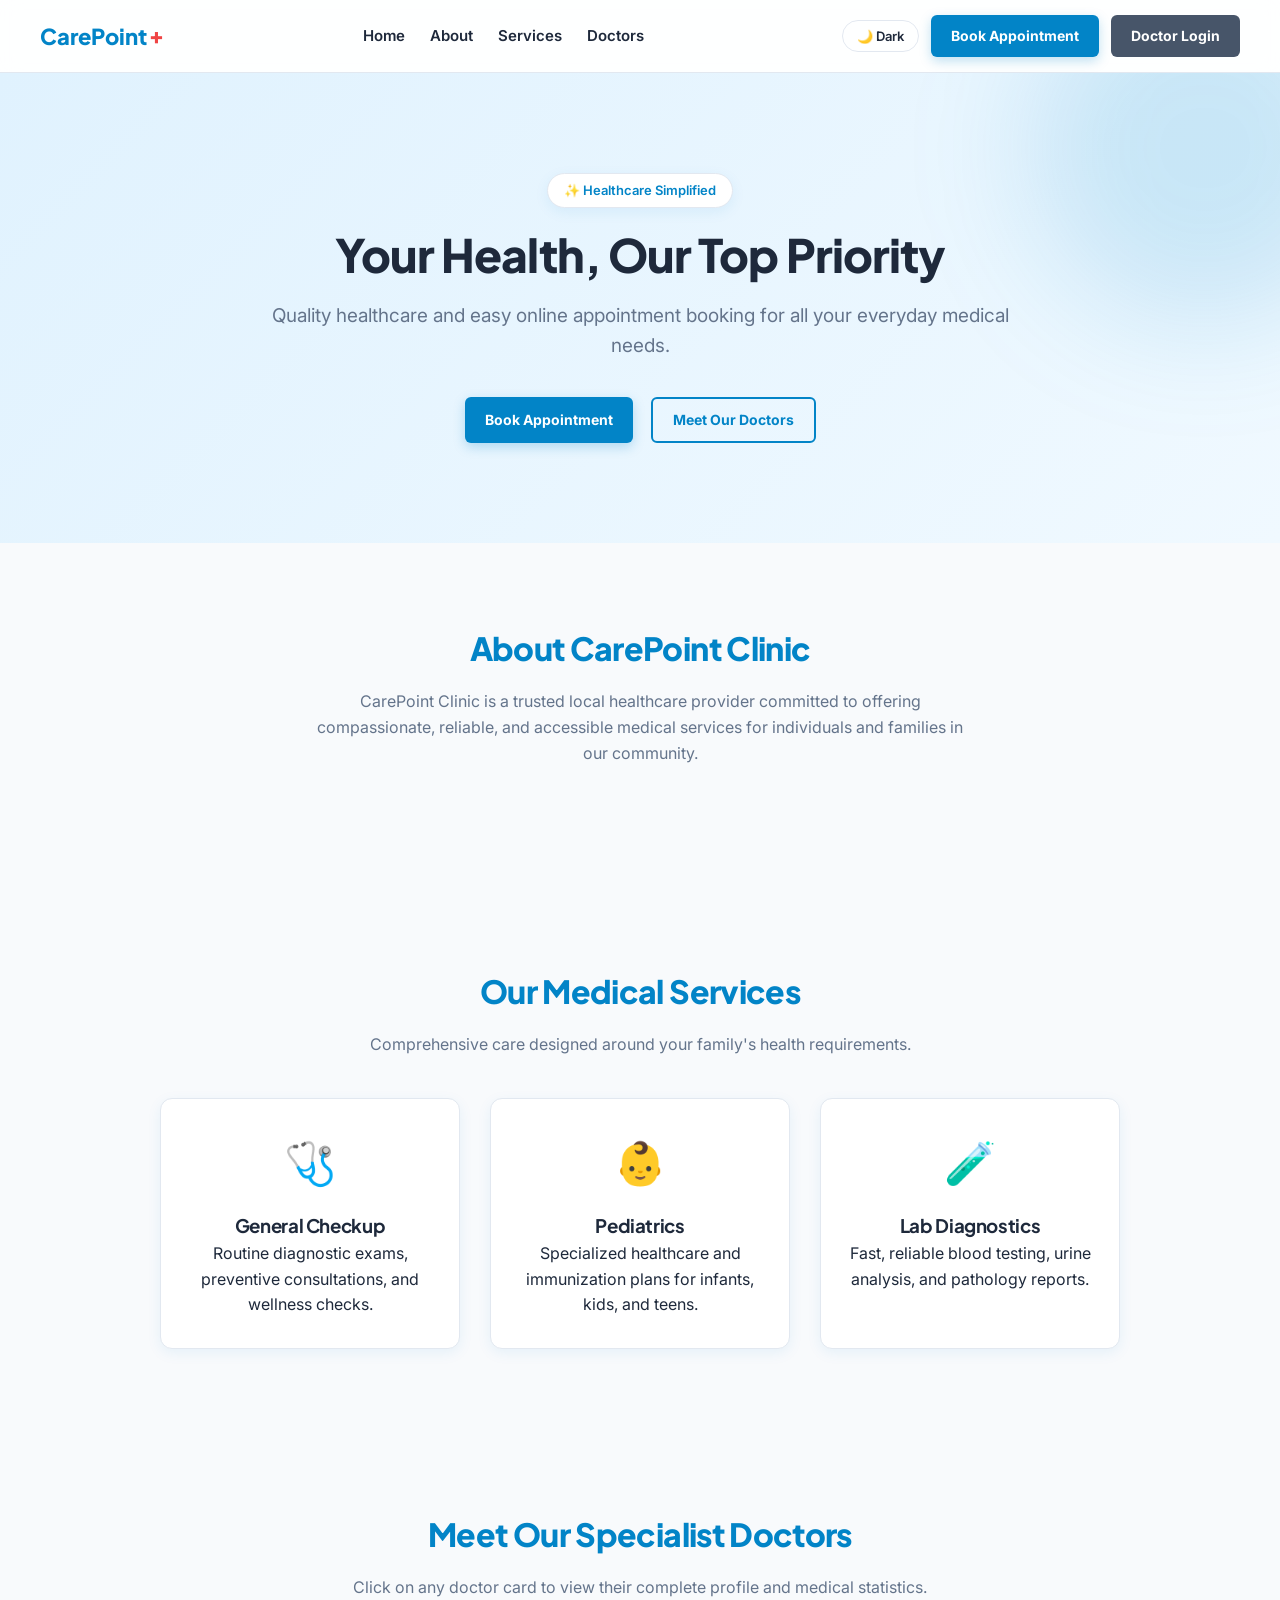
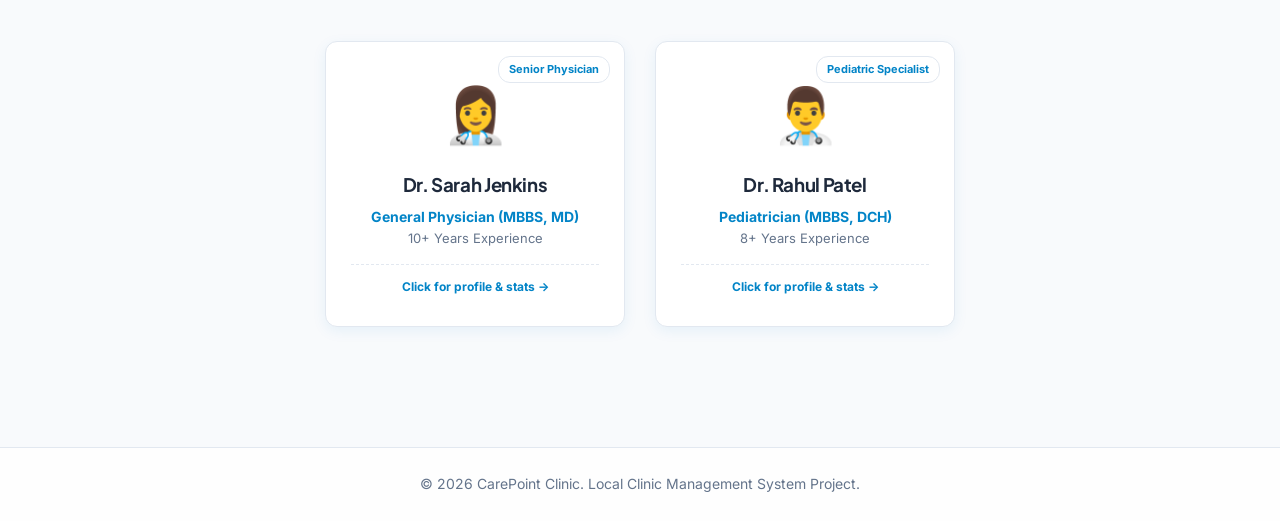
<file: index.html>
<!DOCTYPE html>
<html lang="en">
<head>
    <meta charset="UTF-8">
    <meta name="viewport" content="width=device-width, initial-scale=1.0">
    <title>CarePoint Clinic - Local Clinic Management System</title>
    <link rel="stylesheet" href="css/style.css">
</head>
<body>

    <!-- NAVIGATION HEADER -->
    <header>
        <div class="logo">CarePoint <span class="plus">+</span></div>
        <nav>
            <ul class="nav-links">
                <li><a href="#home">Home</a></li>
                <li><a href="#about">About</a></li>
                <li><a href="#services">Services</a></li>
                <li><a href="#doctors">Doctors</a></li>
            </ul>
        </nav>
        <div class="nav-buttons">
            <button id="themeToggle" class="theme-toggle-btn" title="Toggle Theme">🌙 Dark</button>
            <a href="registration.html" class="btn-primary">Book Appointment</a>
            <a href="doctor.html" class="btn-secondary">Doctor Login</a>
        </div>
    </header>

    <!-- HERO SECTION -->
    <section id="home" class="hero">
        <div class="hero-content">
            <span class="hero-badge">✨ Healthcare Simplified</span>
            <h1>Your Health, Our Top Priority</h1>
            <p>Quality healthcare and easy online appointment booking for all your everyday medical needs.</p>
            <div class="hero-actions">
                <a href="registration.html" class="btn-primary">Book Appointment</a>
                <a href="#doctors" class="btn-outline">Meet Our Doctors</a>
            </div>
        </div>
    </section>

    <!-- ABOUT SECTION -->
    <section id="about" class="about animate-on-scroll">
        <h2>About CarePoint Clinic</h2>
        <p class="section-desc">CarePoint Clinic is a trusted local healthcare provider committed to offering compassionate, reliable, and accessible medical services for individuals and families in our community.</p>
    </section>

    <!-- SERVICES SECTION -->
    <section id="services" class="services animate-on-scroll">
        <h2>Our Medical Services</h2>
        <p class="sub-text">Comprehensive care designed around your family's health requirements.</p>
        <div class="service-cards">
            <div class="card service-card">
                <div class="card-icon">🩺</div>
                <h3>General Checkup</h3>
                <p>Routine diagnostic exams, preventive consultations, and wellness checks.</p>
            </div>
            <div class="card service-card">
                <div class="card-icon">👶</div>
                <h3>Pediatrics</h3>
                <p>Specialized healthcare and immunization plans for infants, kids, and teens.</p>
            </div>
            <div class="card service-card">
                <div class="card-icon">🧪</div>
                <h3>Lab Diagnostics</h3>
                <p>Fast, reliable blood testing, urine analysis, and pathology reports.</p>
            </div>
        </div>
    </section>

    <!-- DOCTORS SECTION -->
    <section id="doctors" class="doctors animate-on-scroll">
        <h2>Meet Our Specialist Doctors</h2>
        <p class="sub-text">Click on any doctor card to view their complete profile and medical statistics.</p>
        
        <div class="doctor-cards">
            
            <div class="card doctor-card" onclick="openDoctorModal('sarah')">
                <div class="doc-badge">Senior Physician</div>
                <div class="doc-avatar">👩‍⚕️</div>
                <h3>Dr. Sarah Jenkins</h3>
                <p class="specialty">General Physician (MBBS, MD)</p>
                <p class="exp">10+ Years Experience</p>
                <div class="click-hint">Click for profile & stats &rarr;</div>
            </div>

            <div class="card doctor-card" onclick="openDoctorModal('rahul')">
                <div class="doc-badge">Pediatric Specialist</div>
                <div class="doc-avatar">👨‍⚕️</div>
                <h3>Dr. Rahul Patel</h3>
                <p class="specialty">Pediatrician (MBBS, DCH)</p>
                <p class="exp">8+ Years Experience</p>
                <div class="click-hint">Click for profile & stats &rarr;</div>
            </div>

        </div>
    </section>

    <!-- DOCTOR PROFILE MODAL -->
    <div id="doctorModal" class="modal-overlay" style="display: none;">
        <div class="modal-card">
            <span class="modal-close" onclick="closeDoctorModal()">&times;</span>
            <div id="modalDoctorContent">
                <!-- Content inserted via JS -->
            </div>
        </div>
    </div>

    <!-- FOOTER -->
    <footer>
        <p>&copy; 2026 CarePoint Clinic. Local Clinic Management System Project.</p>
    </footer>

    <script src="js/index.js"></script>
</body>
</html>
</file>
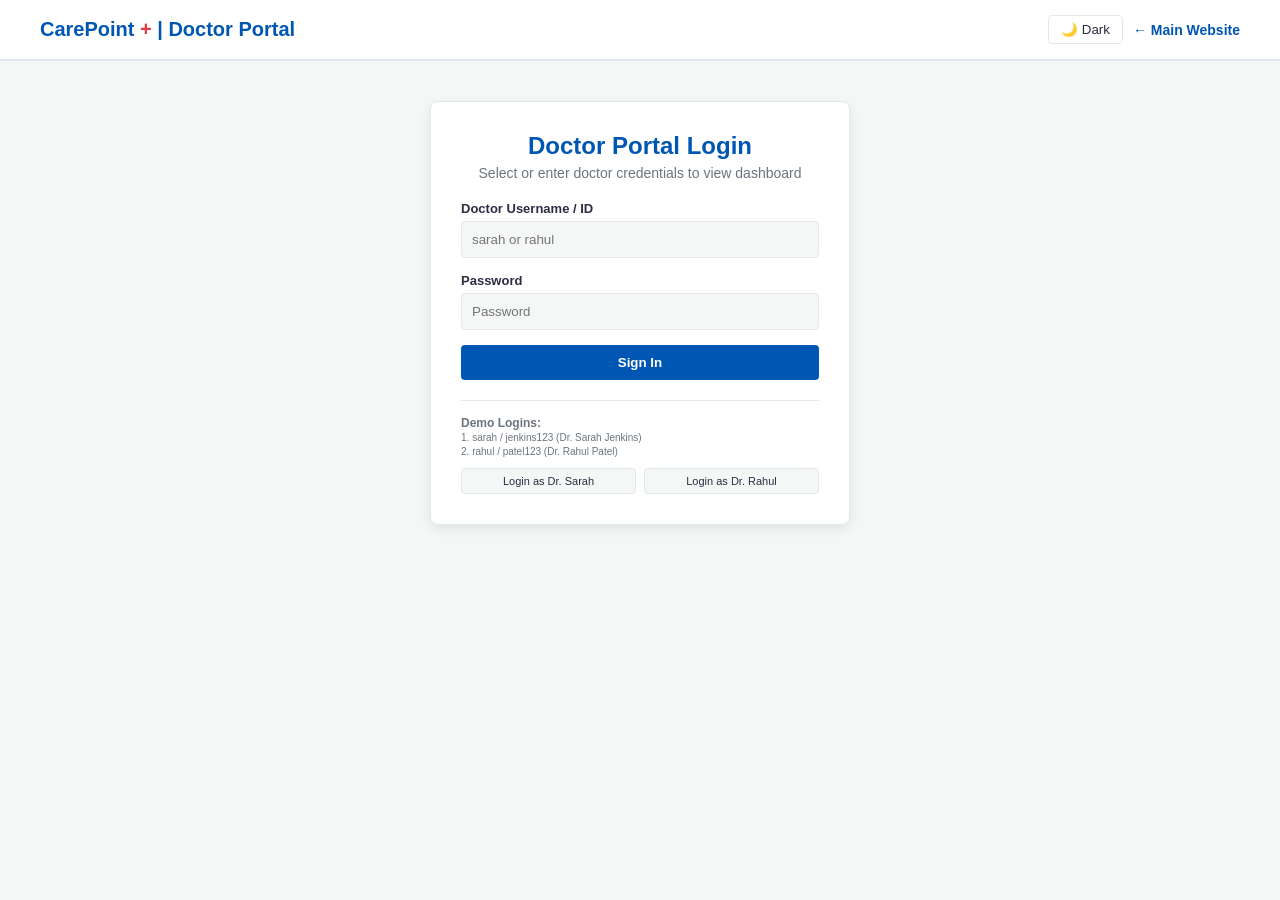
<file: doctor.html>
<!DOCTYPE html>
<html lang="en">
<head>
    <meta charset="UTF-8">
    <meta name="viewport" content="width=device-width, initial-scale=1.0">
    <title>Doctor Dashboard - CarePoint</title>
    <link rel="stylesheet" href="css/doctor.css">
</head>
<body>

    <header class="dash-header">
        <div class="logo">CarePoint <span class="plus">+</span> | Doctor Portal</div>
        <div style="display: flex; gap: 10px; align-items: center;">
            <button id="themeToggle" class="theme-toggle-btn">🌙 Dark</button>
            <a href="index.html" class="nav-link">&larr; Main Website</a>
            <button id="logoutBtn" class="logout-btn" style="display: none;" onclick="logoutDoctor()">Log Out</button>
        </div>
    </header>

    <div class="container">

        <!-- LOGIN SECTION -->
        <section id="loginSection" class="auth-card">
            <h2>Doctor Portal Login</h2>
            <p class="subtitle">Select or enter doctor credentials to view dashboard</p>

            <div id="loginError" class="alert-error" style="display: none;">
                Invalid Doctor Username or Password!
            </div>

            <form id="loginForm">
                <div class="form-group">
                    <label for="username">Doctor Username / ID</label>
                    <input type="text" id="username" placeholder="sarah or rahul" required>
                </div>
                
                <div class="form-group">
                    <label for="password">Password</label>
                    <input type="password" id="password" placeholder="Password" required>
                </div>

                <button type="submit" class="btn-primary-block">Sign In</button>
            </form>

            <div class="demo-credentials">
                <p><strong>Demo Logins:</strong></p>
                <small>1. <code>sarah</code> / <code>jenkins123</code> (Dr. Sarah Jenkins)</small><br>
                <small>2. <code>rahul</code> / <code>patel123</code> (Dr. Rahul Patel)</small>
                <div style="display: flex; gap: 8px; margin-top: 10px;">
                    <button class="btn-demo" onclick="quickLogin('sarah', 'jenkins123')">Login as Dr. Sarah</button>
                    <button class="btn-demo" onclick="quickLogin('rahul', 'patel123')">Login as Dr. Rahul</button>
                </div>
            </div>
        </section>

        <!-- DASHBOARD SECTION -->
        <section id="dashboardSection" style="display: none;">
            
            <div class="welcome-bar">
                <div>
                    <h2 id="doctorTitle">Doctor Dashboard</h2>
                    <p id="welcomeText" class="subtitle">Managing patient schedule</p>
                </div>
                <button class="btn-secondary" onclick="seedSampleData()">+ Load Demo Appointments</button>
            </div>

            <!-- METRIC CARDS -->
            <div class="stats-grid">
                <div class="stat-card">
                    <span class="stat-num" id="statTotal">0</span>
                    <span class="stat-label">Assigned Bookings</span>
                </div>
                <div class="stat-card warning">
                    <span class="stat-num" id="statPending">0</span>
                    <span class="stat-label">Pending</span>
                </div>
                <div class="stat-card success">
                    <span class="stat-num" id="statCompleted">0</span>
                    <span class="stat-label">Completed</span>
                </div>
                <div class="stat-card danger">
                    <span class="stat-num" id="statCancelled">0</span>
                    <span class="stat-label">Cancelled</span>
                </div>
            </div>

            <!-- CONTROLS -->
            <div class="table-controls">
                <input type="text" id="searchInput" placeholder="Search by patient name or phone..." onkeyup="filterAppointments()">
                <div>
                    <label for="statusFilter">Status Filter: </label>
                    <select id="statusFilter" onchange="filterAppointments()">
                        <option value="ALL">All Statuses</option>
                        <option value="Pending">Pending</option>
                        <option value="Completed">Completed</option>
                        <option value="Cancelled">Cancelled</option>
                    </select>
                </div>
            </div>

            <!-- TABLE -->
            <div class="table-wrapper">
                <table>
                    <thead>
                        <tr>
                            <th>Patient Name</th>
                            <th>Age</th>
                            <th>Phone</th>
                            <th>Assigned Doctor</th>
                            <th>Date & Time</th>
                            <th>Status</th>
                            <th>Clinical Notes</th>
                            <th>Actions</th>
                        </tr>
                    </thead>
                    <tbody id="tableBody"></tbody>
                </table>
            </div>
        </section>

    </div>

    <!-- NOTES MODAL -->
    <div id="notesModal" class="modal-overlay" style="display: none;">
        <div class="modal-card">
            <span class="modal-close" onclick="closeModal()">&times;</span>
            <h3 style="color: var(--primary-color);">Clinical Observations / Prescription</h3>
            <p id="modalPatientInfo" style="font-size: 13px; color: var(--text-muted); margin-bottom: 15px;">Patient: -</p>
            <textarea id="notesInput" rows="5" placeholder="Write medical diagnosis or notes..." style="width: 100%; padding: 10px; border-radius: 4px; border: 1px solid var(--border-color); background: var(--bg-color); color: var(--text-color); margin-bottom: 15px;"></textarea>
            <div style="text-align: right; gap: 10px; display: flex; justify-content: flex-end;">
                <button class="btn-secondary" onclick="closeModal()">Cancel</button>
                <button class="btn-primary" onclick="saveNotes()">Save Notes</button>
            </div>
        </div>
    </div>

    <script src="js/doctor.js"></script>
</body>
</html>
</file>
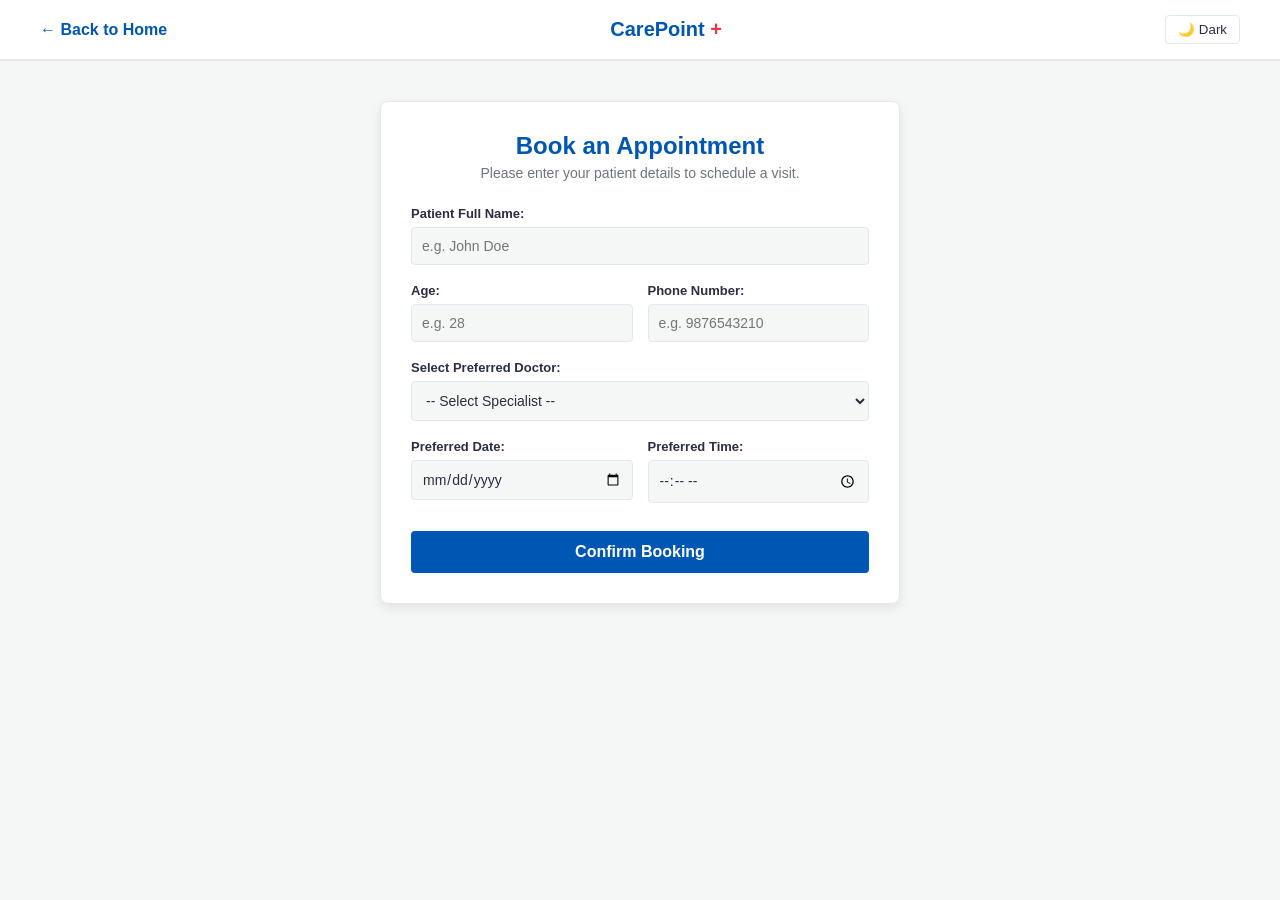
<file: registration.html>
<!DOCTYPE html>
<html lang="en">
<head>
    <meta charset="UTF-8">
    <meta name="viewport" content="width=device-width, initial-scale=1.0">
    <title>Book Appointment - CarePoint</title>
    <link rel="stylesheet" href="css/registration.css">
</head>
<body>
    
    <header class="nav-bar">
        <a href="index.html" class="back-link">&larr; Back to Home</a>
        <div class="logo">CarePoint <span class="plus">+</span></div>
        <button id="themeToggle" class="theme-toggle-btn">🌙 Dark</button>
    </header>

    <div class="form-container">
        <h2>Book an Appointment</h2>
        <p class="subtitle">Please enter your patient details to schedule a visit.</p>

        <form id="appointmentForm">
            <div class="form-group">
                <label for="patientName">Patient Full Name:</label>
                <input type="text" id="patientName" placeholder="e.g. John Doe" required>
            </div>

            <div class="form-group row">
                <div>
                    <label for="patientAge">Age:</label>
                    <input type="number" id="patientAge" placeholder="e.g. 28" required>
                </div>
                <div>
                    <label for="patientPhone">Phone Number:</label>
                    <input type="tel" id="patientPhone" placeholder="e.g. 9876543210" required>
                </div>
            </div>

            <div class="form-group">
                <label for="doctorName">Select Preferred Doctor:</label>
                <select id="doctorName" required>
                    <option value="">-- Select Specialist --</option>
                    <option value="Dr. Sarah Jenkins">Dr. Sarah Jenkins (General Physician)</option>
                    <option value="Dr. Rahul Patel">Dr. Rahul Patel (Pediatrician)</option>
                </select>
            </div>

            <div class="form-group row">
                <div>
                    <label for="appointmentDate">Preferred Date:</label>
                    <input type="date" id="appointmentDate" required>
                </div>
                <div>
                    <label for="appointmentTime">Preferred Time:</label>
                    <input type="time" id="appointmentTime" required>
                </div>
            </div>

            <button type="submit" class="submit-btn">Confirm Booking</button>
        </form>
    </div>

    <script src="js/registration.js"></script>
</body>
</html>
</file>
<file: css/style.css>
/* =========================================================
   1. GOOGLE FONTS IMPORT
   ========================================================= */
@import url('https://fonts.googleapis.com/css2?family=Inter:wght@400;500;600;700&family=Plus+Jakarta+Sans:wght@600;700;800&display=swap');

/* =========================================================
   2. LIGHT & DARK THEME VARIABLES
   ========================================================= */
:root {
    --bg-color: #f8fafc;
    --card-bg: #ffffff;
    --text-color: #1e293b;
    --text-muted: #64748b;
    --primary-color: #0284c7;
    --primary-hover: #0369a1;
    --secondary-btn: #475569;
    --header-bg: rgba(255, 255, 255, 0.85);
    --border-color: #e2e8f0;
    --hero-bg: linear-gradient(135deg, #e0f2fe 0%, #f0f9ff 100%);
    --shadow: 0 4px 14px rgba(2, 132, 199, 0.08);
    --hover-shadow: 0 12px 28px rgba(2, 132, 199, 0.18);
    --accent-glow: rgba(2, 132, 199, 0.15);
    --font-heading: 'Plus Jakarta Sans', sans-serif;
    --font-body: 'Inter', sans-serif;
}

[data-theme="dark"] {
    --bg-color: #0f172a;
    --card-bg: #1e293b;
    --text-color: #f1f5f9;
    --text-muted: #94a3b8;
    --primary-color: #38bdf8;
    --primary-hover: #0284c7;
    --secondary-btn: #334155;
    --header-bg: rgba(15, 23, 42, 0.85);
    --border-color: #334155;
    --hero-bg: linear-gradient(135deg, #1e293b 0%, #0f172a 100%);
    --shadow: 0 4px 14px rgba(0, 0, 0, 0.4);
    --hover-shadow: 0 12px 28px rgba(56, 189, 248, 0.25);
    --accent-glow: rgba(56, 189, 248, 0.15);
}

/* =========================================================
   3. GLOBAL RESET & SMOOTH SCROLLING
   ========================================================= */
html {
    scroll-behavior: smooth; /* Enables smooth scroll animation when clicking nav buttons */
    scroll-padding-top: 80px; /* Offset for sticky header so title isn't hidden */
}

* {
    margin: 0;
    padding: 0;
    box-sizing: border-box;
    font-family: var(--font-body);
    transition: background-color 0.3s ease, color 0.3s ease, border-color 0.3s ease, transform 0.3s ease, box-shadow 0.3s ease;
}

body {
    background-color: var(--bg-color);
    color: var(--text-color);
    line-height: 1.6;
    overflow-x: hidden;
}

h1, h2, h3, h4 {
    font-family: var(--font-heading);
    letter-spacing: -0.02em;
}

/* =========================================================
   4. NAVIGATION HEADER
   ========================================================= */
header {
    background-color: var(--header-bg);
    backdrop-filter: blur(10px); /* Glassmorphism effect */
    padding: 15px 40px;
    display: flex;
    justify-content: space-between;
    align-items: center;
    border-bottom: 1px solid var(--border-color);
    position: sticky;
    top: 0;
    z-index: 100;
}

.logo {
    font-family: var(--font-heading);
    font-size: 22px;
    font-weight: 800;
    color: var(--primary-color);
    display: flex;
    align-items: center;
    gap: 2px;
}

.logo .plus {
    color: #ef4444;
    display: inline-block;
    animation: pulseGlow 2s infinite ease-in-out;
}

@keyframes pulseGlow {
    0%, 100% { transform: scale(1); opacity: 1; }
    50% { transform: scale(1.25); opacity: 0.8; }
}

.nav-links {
    list-style: none;
    display: flex;
    gap: 25px;
}

.nav-links a {
    text-decoration: none;
    color: var(--text-color);
    font-weight: 600;
    font-size: 15px;
    position: relative;
    padding: 4px 0;
}

/* Animated Underline Effect on Hover */
.nav-links a::after {
    content: '';
    position: absolute;
    bottom: 0;
    left: 0;
    width: 0%;
    height: 2px;
    background-color: var(--primary-color);
    transition: width 0.3s ease;
    border-radius: 2px;
}

.nav-links a:hover::after {
    width: 100%;
}

.nav-links a:hover {
    color: var(--primary-color);
}

.nav-buttons {
    display: flex;
    align-items: center;
    gap: 12px;
}

.theme-toggle-btn {
    background: transparent;
    border: 1px solid var(--border-color);
    color: var(--text-color);
    padding: 7px 14px;
    border-radius: 20px;
    cursor: pointer;
    font-weight: 600;
    font-size: 13px;
}

.theme-toggle-btn:hover {
    background-color: var(--accent-glow);
    border-color: var(--primary-color);
}

/* BUTTONS */
.btn-primary, .btn-secondary, .btn-outline {
    text-decoration: none;
    padding: 10px 20px;
    border-radius: 6px;
    font-size: 14px;
    font-weight: 700;
    display: inline-flex;
    align-items: center;
    justify-content: center;
    gap: 8px;
    cursor: pointer;
}

.btn-primary {
    background-color: var(--primary-color);
    color: #ffffff;
    border: none;
    box-shadow: 0 4px 12px rgba(2, 132, 199, 0.25);
}

.btn-primary:hover {
    background-color: var(--primary-hover);
    transform: translateY(-2px);
    box-shadow: 0 6px 16px rgba(2, 132, 199, 0.35);
}

.btn-secondary {
    background-color: var(--secondary-btn);
    color: #ffffff;
    border: none;
}

.btn-secondary:hover {
    transform: translateY(-2px);
    opacity: 0.9;
}

.btn-outline {
    background-color: transparent;
    color: var(--primary-color);
    border: 2px solid var(--primary-color);
}

.btn-outline:hover {
    background-color: var(--accent-glow);
    transform: translateY(-2px);
}

/* =========================================================
   5. SECTIONS & ANIMATION ENHANCEMENTS
   ========================================================= */
section {
    padding: 80px 40px;
    text-align: center;
    position: relative;
}

section h2 {
    color: var(--primary-color);
    margin-bottom: 15px;
    font-size: 32px;
    font-weight: 800;
}

.section-desc, .sub-text {
    max-width: 650px;
    margin: 0 auto 40px auto;
    color: var(--text-muted);
    font-size: 16px;
}

/* FADE-IN SCROLL ANIMATION CLASS */
.animate-on-scroll {
    opacity: 0;
    transform: translateY(30px);
    transition: opacity 0.8s cubic-bezier(0.16, 1, 0.3, 1), transform 0.8s cubic-bezier(0.16, 1, 0.3, 1);
}

.animate-on-scroll.visible {
    opacity: 1;
    transform: translateY(0);
}

/* HERO SECTION WITH DECORATIVE GRAPHICS */
.hero {
    background: var(--hero-bg);
    padding: 100px 40px;
    position: relative;
    overflow: hidden;
}

/* Decorative Background Graphic Circle */
.hero::before {
    content: '';
    position: absolute;
    top: -100px;
    right: -100px;
    width: 350px;
    height: 350px;
    background: var(--accent-glow);
    border-radius: 50%;
    filter: blur(60px);
    pointer-events: none;
}

.hero-content {
    max-width: 750px;
    margin: 0 auto;
    position: relative;
    z-index: 2;
}

.hero-badge {
    display: inline-block;
    padding: 6px 16px;
    background-color: var(--card-bg);
    border: 1px solid var(--border-color);
    border-radius: 20px;
    font-size: 13px;
    font-weight: 600;
    color: var(--primary-color);
    margin-bottom: 20px;
    box-shadow: var(--shadow);
}

.hero h1 {
    font-size: 46px;
    font-weight: 800;
    margin-bottom: 20px;
    line-height: 1.15;
}

.hero p {
    font-size: 19px;
    color: var(--text-muted);
    margin-bottom: 35px;
}

.hero-actions {
    display: flex;
    justify-content: center;
    gap: 18px;
}

/* =========================================================
   6. CARDS & GRAPHICAL HOVER EFFECTS
   ========================================================= */
.service-cards, .doctor-cards {
    display: flex;
    justify-content: center;
    gap: 30px;
    flex-wrap: wrap;
}

.card {
    background: var(--card-bg);
    border: 1px solid var(--border-color);
    padding: 30px 25px;
    border-radius: 12px;
    width: 300px;
    box-shadow: var(--shadow);
    text-align: center;
    position: relative;
    overflow: hidden;
}

.service-card {
    transition: transform 0.3s ease, box-shadow 0.3s ease, border-color 0.3s ease;
}

.service-card:hover {
    transform: translateY(-8px);
    box-shadow: var(--hover-shadow);
    border-color: var(--primary-color);
}

.card-icon {
    font-size: 42px;
    margin-bottom: 15px;
    display: inline-block;
    transition: transform 0.3s ease;
}

.service-card:hover .card-icon {
    transform: scale(1.15) rotate(5deg);
}

/* DOCTOR CARDS WITH ANIMATED HOVER & GRAPHICS */
.doctor-card {
    cursor: pointer;
    position: relative;
    transition: transform 0.35s cubic-bezier(0.16, 1, 0.3, 1), box-shadow 0.35s cubic-bezier(0.16, 1, 0.3, 1), border-color 0.35s ease;
}

.doctor-card::before {
    content: '';
    position: absolute;
    top: 0; left: 0; width: 100%; height: 4px;
    background: var(--primary-color);
    opacity: 0;
    transition: opacity 0.3s ease;
}

.doctor-card:hover {
    transform: translateY(-10px);
    box-shadow: var(--hover-shadow);
    border-color: var(--primary-color);
}

.doctor-card:hover::before {
    opacity: 1;
}

.doc-avatar {
    font-size: 54px;
    margin-bottom: 12px;
    display: inline-block;
    transition: transform 0.3s ease;
}

.doctor-card:hover .doc-avatar {
    transform: scale(1.1);
}

.doc-badge {
    position: absolute;
    top: 14px;
    right: 14px;
    background-color: var(--hero-bg);
    color: var(--primary-color);
    font-size: 11px;
    font-weight: 700;
    padding: 4px 10px;
    border-radius: 12px;
    border: 1px solid var(--border-color);
}

.specialty {
    color: var(--primary-color);
    font-weight: 700;
    font-size: 14px;
    margin-top: 6px;
}

.exp {
    color: var(--text-muted);
    font-size: 13px;
    margin-bottom: 15px;
}

.click-hint {
    font-size: 12px;
    color: var(--primary-color);
    font-weight: 700;
    margin-top: 12px;
    padding-top: 12px;
    border-top: 1px dashed var(--border-color);
    display: flex;
    align-items: center;
    justify-content: center;
    gap: 4px;
    transition: gap 0.3s ease;
}

.doctor-card:hover .click-hint {
    gap: 8px;
}

/* =========================================================
   7. MODAL OVERLAY & CONTENT
   ========================================================= */
.modal-overlay {
    position: fixed;
    top: 0; left: 0;
    width: 100%; height: 100%;
    background-color: rgba(15, 23, 42, 0.7);
    backdrop-filter: blur(6px);
    display: flex;
    justify-content: center;
    align-items: center;
    z-index: 200;
    animation: fadeIn 0.3s ease;
}

@keyframes fadeIn {
    from { opacity: 0; }
    to { opacity: 1; }
}

.modal-card {
    background: var(--card-bg);
    border: 1px solid var(--border-color);
    width: 90%;
    max-width: 520px;
    padding: 35px;
    border-radius: 14px;
    position: relative;
    text-align: left;
    box-shadow: 0 20px 40px rgba(0, 0, 0, 0.2);
    animation: popUp 0.35s cubic-bezier(0.16, 1, 0.3, 1);
}

@keyframes popUp {
    from { transform: scale(0.9) translateY(20px); opacity: 0; }
    to { transform: scale(1) translateY(0); opacity: 1; }
}

.modal-close {
    position: absolute;
    top: 18px;
    right: 22px;
    font-size: 26px;
    cursor: pointer;
    color: var(--text-muted);
    transition: color 0.2s ease;
}

.modal-close:hover {
    color: var(--primary-color);
}

.modal-stats {
    display: grid;
    grid-template-columns: 1fr 1fr;
    gap: 14px;
    margin: 22px 0;
}

.stat-box {
    background-color: var(--hero-bg);
    padding: 14px;
    border-radius: 8px;
    text-align: center;
    border: 1px solid var(--border-color);
}

.stat-val {
    font-size: 22px;
    font-weight: 800;
    color: var(--primary-color);
}

.stat-lbl {
    font-size: 12px;
    color: var(--text-muted);
    font-weight: 500;
}

/* =========================================================
   8. FOOTER
   ========================================================= */
footer {
    background-color: var(--header-bg);
    border-top: 1px solid var(--border-color);
    color: var(--text-muted);
    text-align: center;
    padding: 25px;
    margin-top: 40px;
    font-size: 14px;
}
</file>
<file: css/doctor.css>
:root {
    --bg-color: #f4f7f6;
    --card-bg: #ffffff;
    --text-color: #2b2d42;
    --text-muted: #6c757d;
    --primary-color: #0056b3;
    --primary-hover: #004085;
    --header-bg: #ffffff;
    --border-color: #e2e8f0;
    --shadow: 0 4px 12px rgba(0,0,0,0.08);
}

[data-theme="dark"] {
    --bg-color: #121824;
    --card-bg: #1e2638;
    --text-color: #e2e8f0;
    --text-muted: #a0aec0;
    --primary-color: #3b82f6;
    --primary-hover: #2563eb;
    --header-bg: #1a202c;
    --border-color: #2d3748;
    --shadow: 0 4px 12px rgba(0,0,0,0.3);
}

* { margin: 0; padding: 0; box-sizing: border-box; font-family: Arial, sans-serif; transition: background-color 0.25s, color 0.25s; }
body { background-color: var(--bg-color); color: var(--text-color); padding-bottom: 50px; }

.dash-header {
    background-color: var(--header-bg);
    padding: 15px 40px;
    display: flex;
    justify-content: space-between;
    align-items: center;
    border-bottom: 2px solid var(--border-color);
}

.logo { font-size: 20px; font-weight: bold; color: var(--primary-color); }
.logo .plus { color: #e63946; }

.theme-toggle-btn { background: transparent; border: 1px solid var(--border-color); color: var(--text-color); padding: 6px 12px; border-radius: 4px; cursor: pointer; }
.nav-link { color: var(--primary-color); text-decoration: none; font-weight: bold; font-size: 14px; }

.logout-btn { background: #dc3545; color: white; border: none; padding: 6px 12px; border-radius: 4px; cursor: pointer; font-weight: bold; }

.container { max-width: 1100px; margin: 30px auto; padding: 0 20px; }

.auth-card {
    max-width: 420px;
    margin: 40px auto;
    background: var(--card-bg);
    padding: 30px;
    border: 1px solid var(--border-color);
    border-radius: 8px;
    box-shadow: var(--shadow);
}

.auth-card h2 { color: var(--primary-color); text-align: center; margin-bottom: 5px; }
.subtitle { color: var(--text-muted); font-size: 14px; text-align: center; margin-bottom: 20px; }

.alert-error { background: #f8d7da; color: #721c24; padding: 10px; border-radius: 4px; font-size: 13px; margin-bottom: 15px; text-align: center; }

.form-group { margin-bottom: 15px; }
.form-group label { display: block; margin-bottom: 5px; font-size: 13px; font-weight: bold; }
.form-group input { width: 100%; padding: 10px; border: 1px solid var(--border-color); background: var(--bg-color); color: var(--text-color); border-radius: 4px; }

.btn-primary-block { width: 100%; background: var(--primary-color); color: white; border: none; padding: 10px; border-radius: 4px; font-weight: bold; cursor: pointer; }

.demo-credentials { margin-top: 20px; padding-top: 15px; border-top: 1px solid var(--border-color); font-size: 12px; color: var(--text-muted); }
.btn-demo { background: var(--bg-color); border: 1px solid var(--border-color); color: var(--text-color); padding: 6px; border-radius: 4px; cursor: pointer; flex: 1; font-size: 11px; }

.welcome-bar { display: flex; justify-content: space-between; align-items: center; margin-bottom: 20px; }
.btn-secondary { background: var(--text-muted); color: white; border: none; padding: 8px 14px; border-radius: 4px; cursor: pointer; font-weight: bold; }
.btn-primary { background: var(--primary-color); color: white; border: none; padding: 8px 14px; border-radius: 4px; cursor: pointer; font-weight: bold; }

.stats-grid { display: grid; grid-template-columns: repeat(auto-fit, minmax(200px, 1fr)); gap: 15px; margin-bottom: 25px; }
.stat-card { background: var(--card-bg); border: 1px solid var(--border-color); border-left: 5px solid var(--primary-color); padding: 15px; border-radius: 6px; }
.stat-card.warning { border-left-color: #ffc107; }
.stat-card.success { border-left-color: #28a745; }
.stat-card.danger { border-left-color: #dc3545; }

.stat-num { font-size: 26px; font-weight: bold; display: block; }
.stat-label { font-size: 12px; color: var(--text-muted); }

.table-controls { display: flex; justify-content: space-between; background: var(--card-bg); padding: 15px; border: 1px solid var(--border-color); border-bottom: none; border-radius: 6px 6px 0 0; }
.table-controls input, .table-controls select { padding: 8px; border: 1px solid var(--border-color); background: var(--bg-color); color: var(--text-color); border-radius: 4px; font-size: 13px; }

.table-wrapper { background: var(--card-bg); border: 1px solid var(--border-color); border-radius: 0 0 6px 6px; overflow-x: auto; }
table { width: 100%; border-collapse: collapse; text-align: left; font-size: 13px; }
th, td { padding: 12px 15px; border-bottom: 1px solid var(--border-color); }
th { background: var(--bg-color); color: var(--text-color); }

.status { padding: 3px 8px; border-radius: 4px; font-weight: bold; font-size: 11px; }
.status-pending { background: #fff3cd; color: #856404; }
.status-completed { background: #d4edda; color: #155724; }
.status-cancelled { background: #f8d7da; color: #721c24; }

.action-btn { padding: 4px 8px; border: none; border-radius: 3px; cursor: pointer; font-size: 11px; font-weight: bold; margin-right: 4px; color: white; }
.btn-complete { background: #28a745; }
.btn-cancel { background: #dc3545; }
.btn-notes { background: #17a2b8; }

.modal-overlay { position: fixed; top: 0; left: 0; width: 100%; height: 100%; background: rgba(0,0,0,0.6); display: flex; justify-content: center; align-items: center; z-index: 200; }
.modal-card { background: var(--card-bg); width: 90%; max-width: 450px; padding: 25px; border-radius: 8px; position: relative; border: 1px solid var(--border-color); }
.modal-close { position: absolute; right: 15px; top: 10px; font-size: 24px; cursor: pointer; color: var(--text-muted); }
</file>
<file: css/registration.css>
:root {
    --bg-color: #f4f7f6;
    --card-bg: #ffffff;
    --text-color: #2b2d42;
    --text-muted: #6c757d;
    --primary-color: #0056b3;
    --primary-hover: #004085;
    --header-bg: #ffffff;
    --border-color: #e2e8f0;
    --shadow: 0 4px 12px rgba(0,0,0,0.08);
}

[data-theme="dark"] {
    --bg-color: #121824;
    --card-bg: #1e2638;
    --text-color: #e2e8f0;
    --text-muted: #a0aec0;
    --primary-color: #3b82f6;
    --primary-hover: #2563eb;
    --header-bg: #1a202c;
    --border-color: #2d3748;
    --shadow: 0 4px 12px rgba(0,0,0,0.3);
}

* {
    margin: 0; padding: 0;
    box-sizing: border-box;
    font-family: Arial, sans-serif;
    transition: background-color 0.25s, color 0.25s;
}

body { background-color: var(--bg-color); color: var(--text-color); }

.nav-bar {
    background-color: var(--header-bg);
    padding: 15px 40px;
    display: flex;
    justify-content: space-between;
    align-items: center;
    border-bottom: 2px solid var(--border-color);
}

.back-link { text-decoration: none; color: var(--primary-color); font-weight: bold; }
.logo { font-size: 20px; font-weight: bold; color: var(--primary-color); }
.logo .plus { color: #e63946; }

.theme-toggle-btn {
    background: transparent;
    border: 1px solid var(--border-color);
    color: var(--text-color);
    padding: 6px 12px;
    border-radius: 4px;
    cursor: pointer;
}

.form-container {
    max-width: 520px;
    margin: 40px auto;
    background: var(--card-bg);
    padding: 30px;
    border-radius: 8px;
    border: 1px solid var(--border-color);
    box-shadow: var(--shadow);
}

.form-container h2 { color: var(--primary-color); text-align: center; margin-bottom: 5px; }
.subtitle { text-align: center; color: var(--text-muted); font-size: 14px; margin-bottom: 25px; }

.form-group { margin-bottom: 18px; }
.form-group.row { display: flex; gap: 15px; }
.form-group.row > div { flex: 1; }

.form-group label { display: block; margin-bottom: 6px; font-weight: bold; font-size: 13px; }
.form-group input, .form-group select {
    width: 100%;
    padding: 10px;
    border: 1px solid var(--border-color);
    background-color: var(--bg-color);
    color: var(--text-color);
    border-radius: 4px;
    font-size: 14px;
}

.submit-btn {
    width: 100%;
    background-color: var(--primary-color);
    color: white;
    padding: 12px;
    border: none;
    border-radius: 4px;
    font-size: 16px;
    font-weight: bold;
    cursor: pointer;
    margin-top: 10px;
}

.submit-btn:hover { background-color: var(--primary-hover); }
</file>
